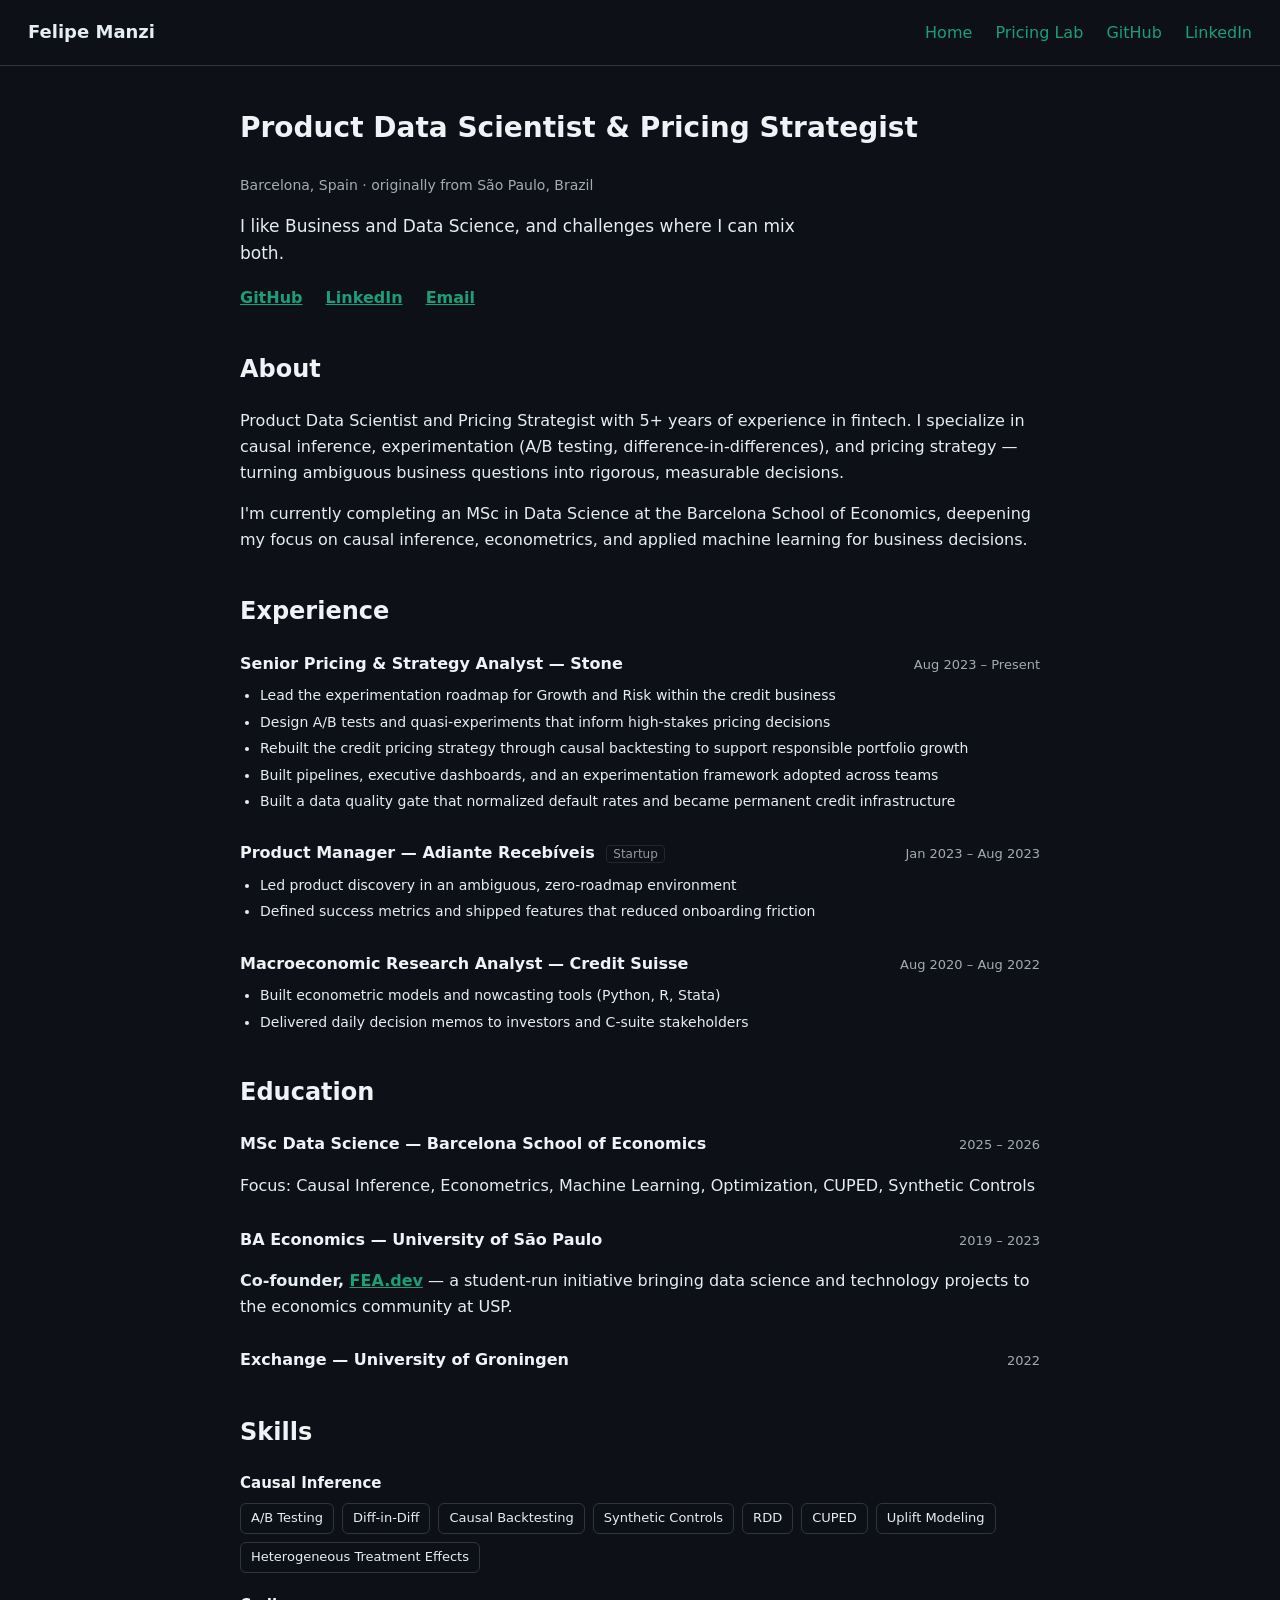
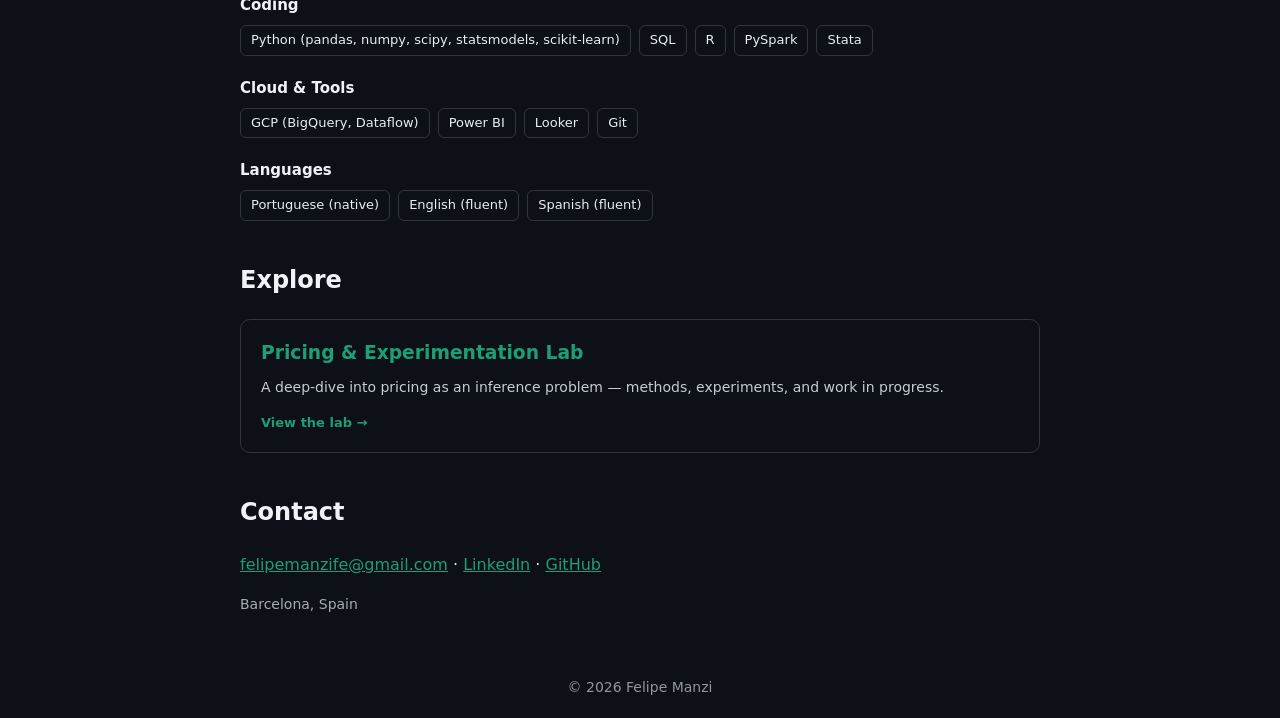
<file: index.html>
<!DOCTYPE html>
<html lang="en">
<head>
  <meta charset="UTF-8" />
  <meta name="viewport" content="width=device-width, initial-scale=1.0"/>
  <title>Felipe Manzi — Product Data Scientist & Pricing Strategist</title>
  <meta name="description" content="Product Data Scientist & Pricing Strategist specializing in causal inference, experimentation, and pricing strategy in fintech." />
  <link rel="stylesheet" href="style.css" />
</head>

<body>

<nav>
  <h1>Felipe Manzi</h1>
  <div>
    <a href="index.html">Home</a>
    <a href="pricing.html">Pricing Lab</a>
    <a href="https://github.com/Manzife" target="_blank">GitHub</a>
    <a href="https://www.linkedin.com/in/felipe-manzi-a841a9151/" target="_blank">LinkedIn</a>
  </div>
</nav>

<main class="container">

  <section class="hero">
    <h2 class="hero-title">Product Data Scientist &amp; Pricing Strategist</h2>
    <p class="hero-location">Barcelona, Spain &middot; originally from São Paulo, Brazil</p>
    <p class="hero-tagline">
      I like Business and Data Science, and challenges where I can mix both.
    </p>
    <div class="hero-links">
      <a href="https://github.com/Manzife" target="_blank">GitHub</a>
      <a href="https://www.linkedin.com/in/felipe-manzi-a841a9151/" target="_blank">LinkedIn</a>
      <a href="mailto:felipemanzife@gmail.com">Email</a>
    </div>
  </section>

  <section id="about">
    <h2>About</h2>
    <p>
      Product Data Scientist and Pricing Strategist with 5+ years of experience
      in fintech. I specialize in causal inference, experimentation (A/B testing,
      difference-in-differences), and pricing strategy — turning ambiguous
      business questions into rigorous, measurable decisions.
    </p>
    <p>
      I'm currently completing an MSc in Data Science at the Barcelona School
      of Economics, deepening my focus on causal inference, econometrics, and
      applied machine learning for business decisions.
    </p>
  </section>

  <section id="experience">
    <h2>Experience</h2>

    <div class="entry">
      <div class="entry-header">
        <h3>Senior Pricing &amp; Strategy Analyst — Stone</h3>
        <span class="entry-dates">Aug 2023 – Present</span>
      </div>
      <ul>
        <li>Lead the experimentation roadmap for Growth and Risk within the credit business</li>
        <li>Design A/B tests and quasi-experiments that inform high-stakes pricing decisions</li>
        <li>Rebuilt the credit pricing strategy through causal backtesting to support responsible portfolio growth</li>
        <li>Built pipelines, executive dashboards, and an experimentation framework adopted across teams</li>
        <li>Built a data quality gate that normalized default rates and became permanent credit infrastructure</li>
      </ul>
    </div>

    <div class="entry">
      <div class="entry-header">
        <h3>Product Manager — Adiante Recebíveis <span class="entry-tag">Startup</span></h3>
        <span class="entry-dates">Jan 2023 – Aug 2023</span>
      </div>
      <ul>
        <li>Led product discovery in an ambiguous, zero-roadmap environment</li>
        <li>Defined success metrics and shipped features that reduced onboarding friction</li>
      </ul>
    </div>

    <div class="entry">
      <div class="entry-header">
        <h3>Macroeconomic Research Analyst — Credit Suisse</h3>
        <span class="entry-dates">Aug 2020 – Aug 2022</span>
      </div>
      <ul>
        <li>Built econometric models and nowcasting tools (Python, R, Stata)</li>
        <li>Delivered daily decision memos to investors and C-suite stakeholders</li>
      </ul>
    </div>
  </section>

  <section id="education">
    <h2>Education</h2>

    <div class="entry">
      <div class="entry-header">
        <h3>MSc Data Science — Barcelona School of Economics</h3>
        <span class="entry-dates">2025 – 2026</span>
      </div>
      <p>Focus: Causal Inference, Econometrics, Machine Learning, Optimization, CUPED, Synthetic Controls</p>
    </div>

    <div class="entry">
      <div class="entry-header">
        <h3>BA Economics — University of São Paulo</h3>
        <span class="entry-dates">2019 – 2023</span>
      </div>
      <p>
        <strong>Co-founder, <a href="https://www.linkedin.com/company/fea-dev/posts/?feedView=all" target="_blank">FEA.dev</a></strong>
        — a student-run initiative bringing data science and technology projects to the economics community at USP.
      </p>
    </div>

    <div class="entry">
      <div class="entry-header">
        <h3>Exchange — University of Groningen</h3>
        <span class="entry-dates">2022</span>
      </div>
    </div>
  </section>

  <section id="skills">
    <h2>Skills</h2>

    <div class="skill-group">
      <h3>Causal Inference</h3>
      <div class="skill-tags">
        <span>A/B Testing</span>
        <span>Diff-in-Diff</span>
        <span>Causal Backtesting</span>
        <span>Synthetic Controls</span>
        <span>RDD</span>
        <span>CUPED</span>
        <span>Uplift Modeling</span>
        <span>Heterogeneous Treatment Effects</span>
      </div>
    </div>

    <div class="skill-group">
      <h3>Coding</h3>
      <div class="skill-tags">
        <span>Python (pandas, numpy, scipy, statsmodels, scikit-learn)</span>
        <span>SQL</span>
        <span>R</span>
        <span>PySpark</span>
        <span>Stata</span>
      </div>
    </div>

    <div class="skill-group">
      <h3>Cloud &amp; Tools</h3>
      <div class="skill-tags">
        <span>GCP (BigQuery, Dataflow)</span>
        <span>Power BI</span>
        <span>Looker</span>
        <span>Git</span>
      </div>
    </div>

    <div class="skill-group">
      <h3>Languages</h3>
      <div class="skill-tags">
        <span>Portuguese (native)</span>
        <span>English (fluent)</span>
        <span>Spanish (fluent)</span>
      </div>
    </div>
  </section>

  <section id="explore">
    <h2>Explore</h2>
    <a class="project-card" href="pricing.html">
      <h3>Pricing &amp; Experimentation Lab</h3>
      <p>
        A deep-dive into pricing as an inference problem — methods,
        experiments, and work in progress.
      </p>
      <span class="project-link">View the lab →</span>
    </a>
  </section>

  <section id="contact">
    <h2>Contact</h2>
    <p>
      <a href="mailto:felipemanzife@gmail.com">felipemanzife@gmail.com</a> &middot;
      <a href="https://www.linkedin.com/in/felipe-manzi-a841a9151/" target="_blank">LinkedIn</a> &middot;
      <a href="https://github.com/Manzife" target="_blank">GitHub</a>
    </p>
    <p class="hero-location">Barcelona, Spain</p>
  </section>

</main>

<footer>
  <p>© 2026 Felipe Manzi</p>
</footer>

</body>
</html>
</file>
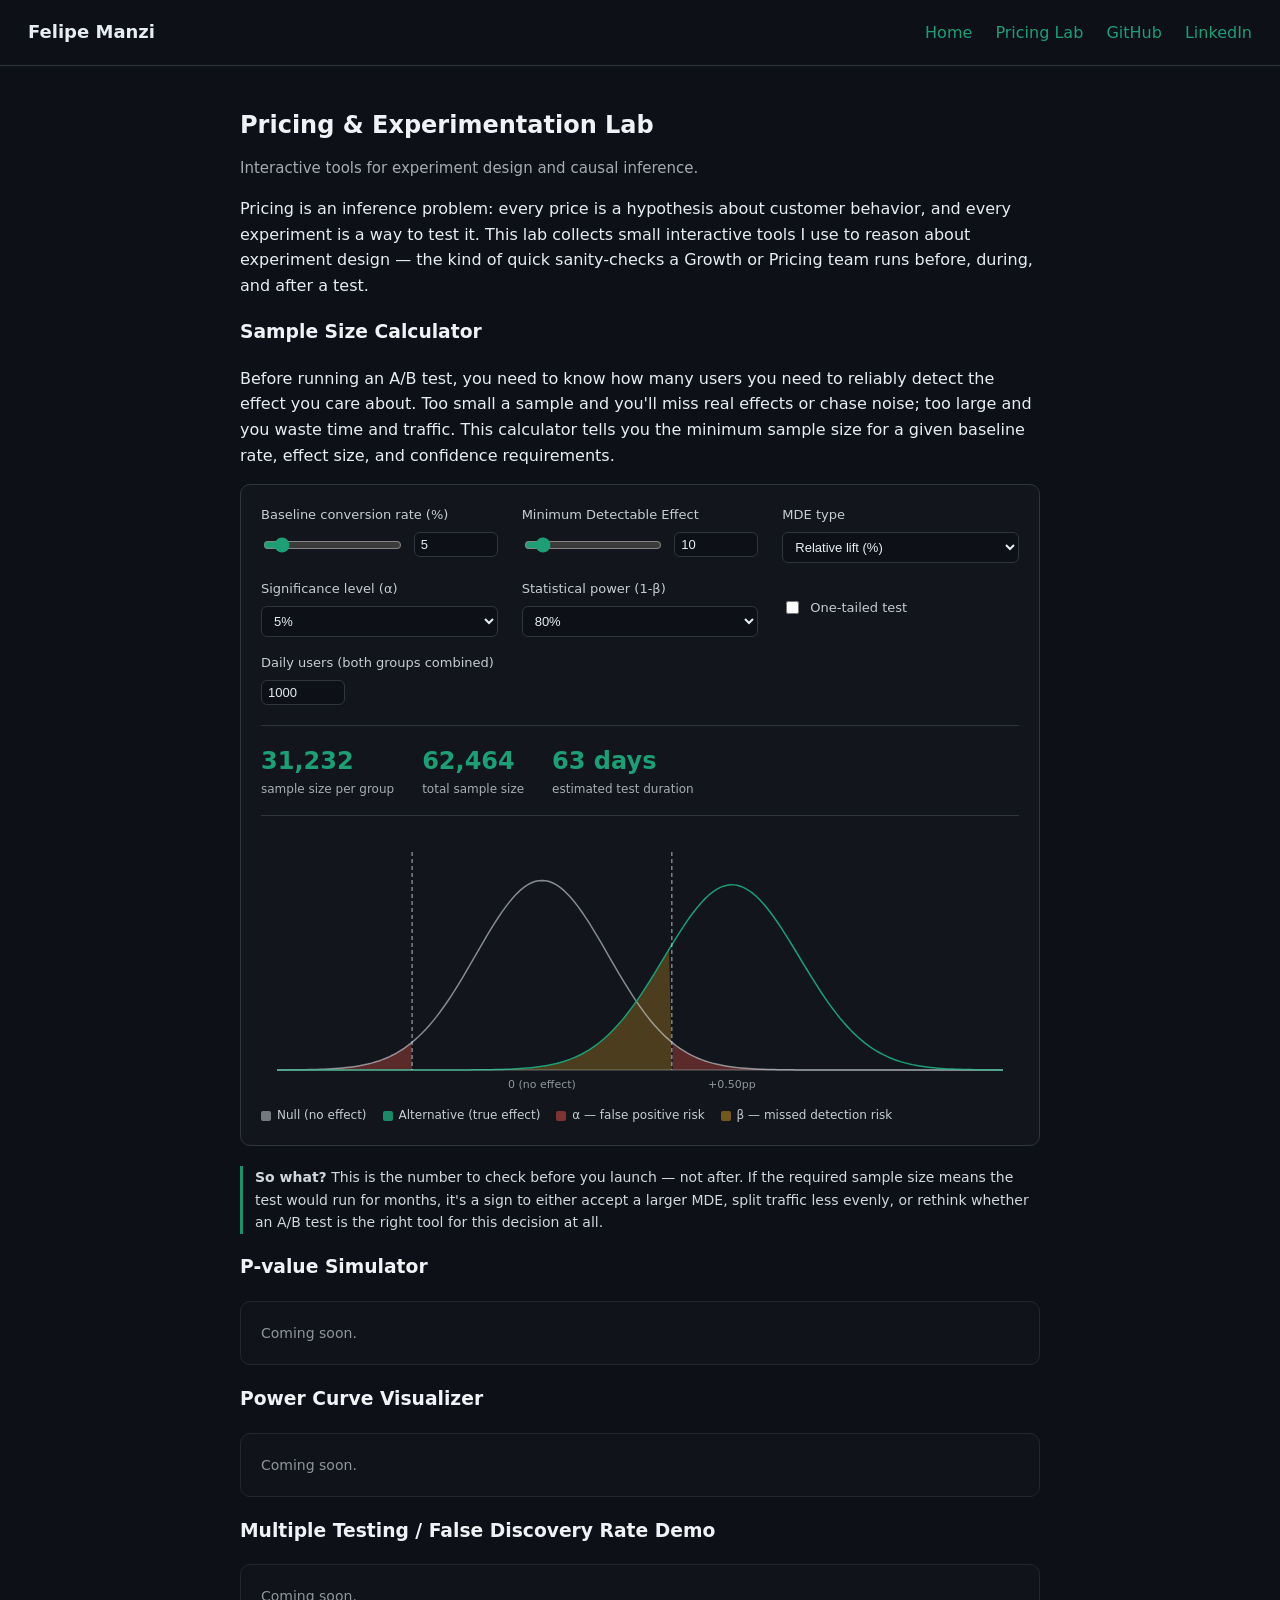
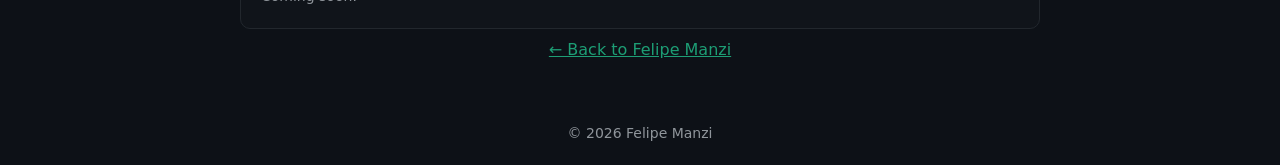
<file: pricing.html>
<!DOCTYPE html>
<html lang="en">
<head>
  <meta charset="UTF-8" />
  <meta name="viewport" content="width=device-width, initial-scale=1.0"/>
  <title>Pricing & Experimentation Lab — Felipe Manzi</title>
  <meta name="description" content="Interactive tools for experiment design and causal inference: sample size calculator, p-value simulator, power curves, and more." />
  <link rel="stylesheet" href="style.css" />
  <link rel="stylesheet" href="pricing.css" />
</head>

<body>

<nav>
  <h1>Felipe Manzi</h1>
  <div>
    <a href="index.html">Home</a>
    <a href="pricing.html">Pricing Lab</a>
    <a href="https://github.com/Manzife" target="_blank">GitHub</a>
    <a href="https://www.linkedin.com/in/felipe-manzi-a841a9151/" target="_blank">LinkedIn</a>
  </div>
</nav>

<main class="container">

  <section>
    <h2>Pricing & Experimentation Lab</h2>
    <p class="lab-subtitle">Interactive tools for experiment design and causal inference.</p>

    <p>
      Pricing is an inference problem: every price is a hypothesis about
      customer behavior, and every experiment is a way to test it. This lab
      collects small interactive tools I use to reason about experiment
      design — the kind of quick sanity-checks a Growth or Pricing team runs
      before, during, and after a test.
    </p>
  </section>

  <section id="sample-size">
    <h3>Sample Size Calculator</h3>
    <p>
      Before running an A/B test, you need to know how many users you need
      to reliably detect the effect you care about. Too small a sample and
      you'll miss real effects or chase noise; too large and you waste time
      and traffic. This calculator tells you the minimum sample size for a
      given baseline rate, effect size, and confidence requirements.
    </p>

    <div class="tool-card">
      <div class="controls">
        <div class="control">
          <label for="baseline-rate-number">Baseline conversion rate (%)</label>
          <div class="slider-row">
            <input type="range" id="baseline-rate-range" min="0.5" max="50" step="0.1" value="5" />
            <input type="number" id="baseline-rate-number" min="0.5" max="50" step="0.1" value="5" />
          </div>
        </div>

        <div class="control">
          <label for="mde-number">Minimum Detectable Effect</label>
          <div class="slider-row">
            <input type="range" id="mde-range" min="1" max="100" step="1" value="10" />
            <input type="number" id="mde-number" min="1" max="100" step="1" value="10" />
          </div>
        </div>

        <div class="control">
          <label for="mde-type">MDE type</label>
          <select id="mde-type">
            <option value="relative" selected>Relative lift (%)</option>
            <option value="absolute">Absolute (pp)</option>
          </select>
        </div>

        <div class="control">
          <label for="alpha-select">Significance level (α)</label>
          <select id="alpha-select">
            <option value="0.01">1%</option>
            <option value="0.05" selected>5%</option>
            <option value="0.10">10%</option>
          </select>
        </div>

        <div class="control">
          <label for="power-select">Statistical power (1-β)</label>
          <select id="power-select">
            <option value="0.80" selected>80%</option>
            <option value="0.90">90%</option>
            <option value="0.95">95%</option>
          </select>
        </div>

        <div class="control control-checkbox">
          <input type="checkbox" id="one-tailed" />
          <label for="one-tailed">One-tailed test</label>
        </div>

        <div class="control">
          <label for="daily-traffic">Daily users (both groups combined)</label>
          <input type="number" id="daily-traffic" min="0" step="100" value="1000" />
        </div>
      </div>

      <p id="sample-size-error" class="so-what" style="display:none"></p>

      <div class="outputs">
        <div class="output">
          <span class="output-number" id="n-per-group">—</span>
          <span class="output-label">sample size per group</span>
        </div>
        <div class="output">
          <span class="output-number" id="n-total">—</span>
          <span class="output-label">total sample size</span>
        </div>
        <div class="output">
          <span class="output-number" id="duration-estimate">—</span>
          <span class="output-label">estimated test duration</span>
        </div>
      </div>

      <div class="chart-wrap">
        <canvas id="sample-size-canvas"></canvas>
      </div>
      <div class="chart-legend">
        <span><span class="swatch" style="background:rgba(230,237,243,0.55)"></span>Null (no effect)</span>
        <span><span class="swatch" style="background:#1D9E75"></span>Alternative (true effect)</span>
        <span><span class="swatch" style="background:rgba(229,83,75,0.6)"></span>α — false positive risk</span>
        <span><span class="swatch" style="background:rgba(210,153,34,0.6)"></span>β — missed detection risk</span>
      </div>
    </div>

    <p class="so-what">
      <strong>So what?</strong> This is the number to check before you launch
      — not after. If the required sample size means the test would run for
      months, it's a sign to either accept a larger MDE, split traffic less
      evenly, or rethink whether an A/B test is the right tool for this
      decision at all.
    </p>
  </section>

  <section id="p-value">
    <h3>P-value Simulator</h3>
    <div class="tool-card coming-soon">Coming soon.</div>
  </section>

  <section id="power-curve">
    <h3>Power Curve Visualizer</h3>
    <div class="tool-card coming-soon">Coming soon.</div>
  </section>

  <section id="multiple-testing">
    <h3>Multiple Testing / False Discovery Rate Demo</h3>
    <div class="tool-card coming-soon">Coming soon.</div>
  </section>

  <p class="back-link"><a href="index.html">← Back to Felipe Manzi</a></p>

</main>

<footer>
  <p>© 2026 Felipe Manzi</p>
</footer>

<script src="pricing.js"></script>

</body>
</html>
</file>
<file: style.css>
:root {
  --accent: #1D9E75;
}

body {
  margin: 0;
  font-family: system-ui, -apple-system, Segoe UI, Roboto, Arial, sans-serif;
  background: #0d1117;
  color: #e6edf3;
  line-height: 1.6;
}

/* NAVBAR */

nav {
  display: flex;
  justify-content: space-between;
  align-items: center;
  padding: 18px 28px;
  border-bottom: 1px solid #30363d;
  flex-wrap: wrap;
  gap: 8px;
}

nav h1 {
  margin: 0;
  font-size: 18px;
}

nav a {
  margin-left: 18px;
  text-decoration: none;
  color: var(--accent);
}

nav a:hover {
  text-decoration: underline;
}

/* CONTENT */

.container {
  max-width: 800px;
  margin: 40px auto;
  padding: 0 20px;
}

h2 {
  margin-top: 40px;
}

h2, h3 {
  color: #f0f3f6;
}

a {
  color: var(--accent);
}

ul {
  padding-left: 20px;
}

/* HERO */

.hero {
  margin-top: 8px;
}

.hero-title {
  margin-top: 0;
  font-size: 28px;
}

.hero-location {
  margin: 0 0 12px;
  opacity: 0.7;
  font-size: 14px;
}

.hero-tagline {
  font-size: 17px;
  max-width: 560px;
}

.hero-links a {
  margin-right: 18px;
  font-weight: 600;
}

/* EXPERIENCE / EDUCATION ENTRIES */

.entry {
  margin-bottom: 28px;
}

.entry-header {
  display: flex;
  justify-content: space-between;
  align-items: baseline;
  flex-wrap: wrap;
  gap: 4px 16px;
}

.entry-header h3 {
  margin: 0;
  font-size: 16px;
}

.entry-dates {
  font-size: 13px;
  opacity: 0.7;
  white-space: nowrap;
}

.entry-tag {
  font-size: 12px;
  font-weight: 400;
  opacity: 0.6;
  border: 1px solid #30363d;
  border-radius: 4px;
  padding: 1px 6px;
  margin-left: 6px;
}

.entry ul {
  margin: 8px 0 0;
}

.entry li {
  font-size: 14px;
  margin-bottom: 4px;
}

/* SKILLS */

.skill-group {
  margin-bottom: 20px;
}

.skill-group h3 {
  font-size: 15px;
  margin: 0 0 8px;
}

.skill-tags {
  display: flex;
  flex-wrap: wrap;
  gap: 8px;
}

.skill-tags span {
  font-size: 13px;
  border: 1px solid #30363d;
  border-radius: 6px;
  padding: 4px 10px;
}

/* EXPLORE / PROJECT CARD */

.project-card {
  display: block;
  border: 1px solid #30363d;
  border-radius: 10px;
  padding: 18px 20px;
  text-decoration: none;
  color: inherit;
  transition: border-color 0.15s ease;
}

.project-card:hover {
  border-color: var(--accent);
}

.project-card h3 {
  margin: 0 0 8px;
  color: var(--accent);
}

.project-card p {
  margin: 0 0 10px;
  font-size: 14px;
  opacity: 0.85;
}

.project-link {
  font-size: 13px;
  font-weight: 600;
  color: var(--accent);
}

/* FOOTER */

footer {
  text-align: center;
  margin: 60px 0 20px;
  opacity: 0.6;
  font-size: 14px;
}

/* RESPONSIVE */

@media (max-width: 600px) {
  nav {
    flex-direction: column;
    align-items: flex-start;
  }

  nav div {
    margin-top: 6px;
  }

  nav a {
    margin-left: 0;
    margin-right: 16px;
  }

}
</file>
<file: pricing.css>
/* LAB INTRO */

.lab-subtitle {
  margin: -8px 0 0;
  opacity: 0.7;
  font-size: 15px;
}

/* TOOL CARD */

.tool-card {
  border: 1px solid #30363d;
  border-radius: 10px;
  padding: 20px;
  margin: 16px 0 8px;
  background: rgba(255, 255, 255, 0.02);
}

.tool-card.coming-soon {
  opacity: 0.6;
  font-size: 14px;
}

/* CONTROLS */

.controls {
  display: grid;
  grid-template-columns: repeat(auto-fit, minmax(220px, 1fr));
  gap: 16px 24px;
  margin-bottom: 20px;
}

.control {
  display: flex;
  flex-direction: column;
  gap: 6px;
}

.control label {
  font-size: 13px;
  opacity: 0.85;
}

.control .slider-row {
  display: flex;
  align-items: center;
  gap: 10px;
}

.control input[type="range"] {
  flex: 1;
  accent-color: var(--accent);
}

.control input[type="number"] {
  width: 70px;
  background: #0d1117;
  border: 1px solid #30363d;
  border-radius: 6px;
  color: #e6edf3;
  padding: 4px 6px;
  font-size: 13px;
}

.control select {
  background: #0d1117;
  border: 1px solid #30363d;
  border-radius: 6px;
  color: #e6edf3;
  padding: 6px 8px;
  font-size: 13px;
}

.control input[type="checkbox"] {
  accent-color: var(--accent);
}

.control-checkbox {
  flex-direction: row;
  align-items: center;
  gap: 8px;
}

.control-checkbox label {
  margin: 0;
}

/* OUTPUTS */

.outputs {
  display: flex;
  flex-wrap: wrap;
  gap: 28px;
  padding: 16px 0;
  border-top: 1px solid #30363d;
  border-bottom: 1px solid #30363d;
  margin-bottom: 20px;
}

.output {
  display: flex;
  flex-direction: column;
}

.output-number {
  font-size: 24px;
  font-weight: 700;
  color: var(--accent);
}

.output-label {
  font-size: 12px;
  opacity: 0.7;
  max-width: 180px;
}

/* CHART */

.chart-wrap {
  width: 100%;
}

canvas {
  width: 100%;
  height: 260px;
  display: block;
}

.chart-legend {
  display: flex;
  flex-wrap: wrap;
  gap: 16px;
  margin-top: 10px;
  font-size: 12px;
  opacity: 0.85;
}

.chart-legend span {
  display: inline-flex;
  align-items: center;
  gap: 6px;
}

.chart-legend .swatch {
  width: 10px;
  height: 10px;
  border-radius: 2px;
  display: inline-block;
}

/* SO WHAT */

.so-what {
  border-left: 3px solid var(--accent);
  padding-left: 12px;
  margin: 20px 0 0;
  font-size: 14px;
  opacity: 0.9;
}

/* BACK LINK */

.back-link {
  text-align: center;
  margin-top: 8px;
}
</file>
